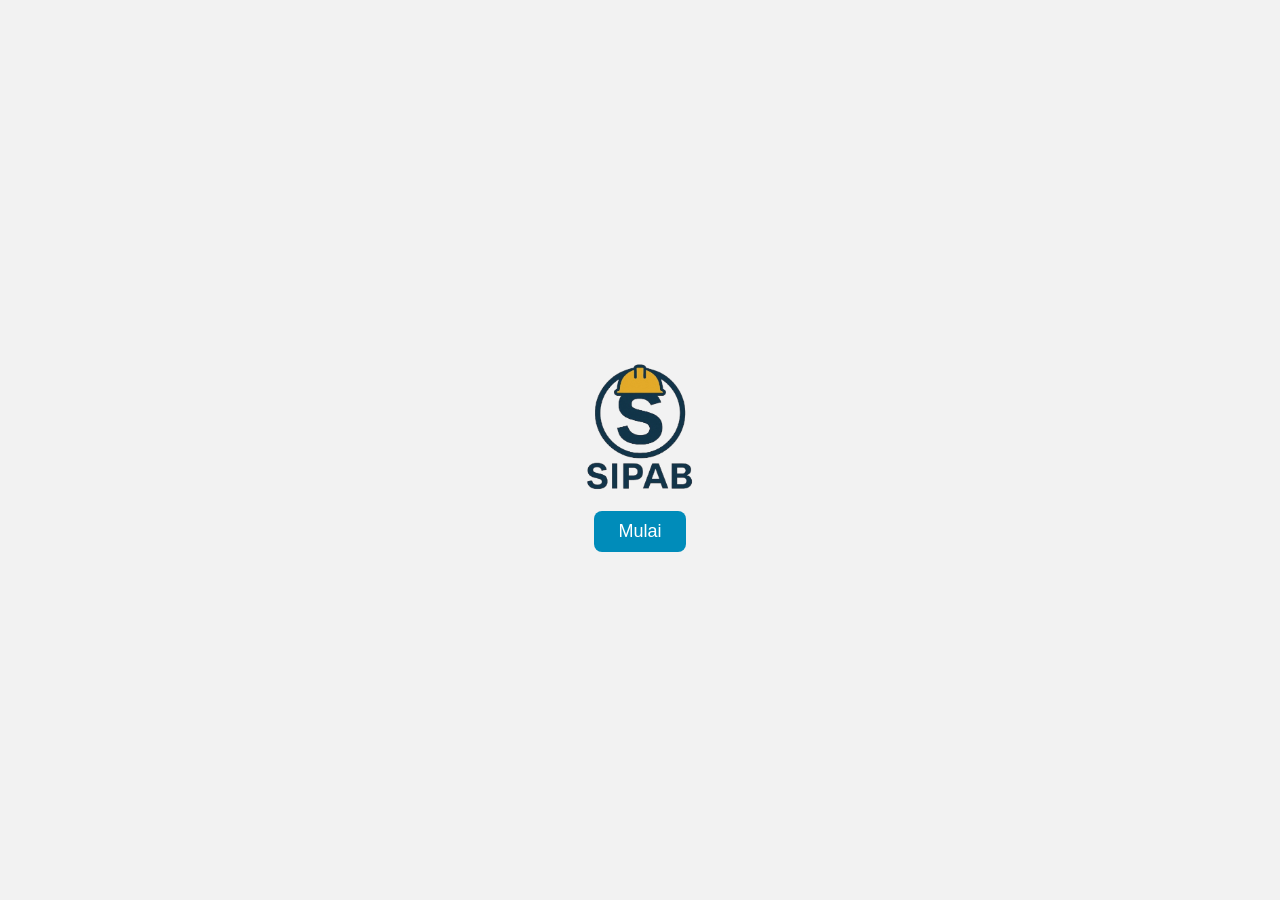
<file: index.html>
<!DOCTYPE html>
<html lang="id">
<head>
  <meta charset="UTF-8">
  <meta name="viewport" content="width=device-width, initial-scale=1.0">
  <title>SIPAB | Landing Page</title>
  <link rel="stylesheet" href="style.css">
  <link href="https://fonts.googleapis.com/css2?family=Roboto&display=swap" rel="stylesheet">
</head>
<body>
  <div class="landing-container">
    <img src="Logo1.png" alt="Logo SIPAB" class="logo">
    <button id="start-button">Mulai</button>
  </div>

  <script src="script.js"></script>
</body>
</html>
</file>
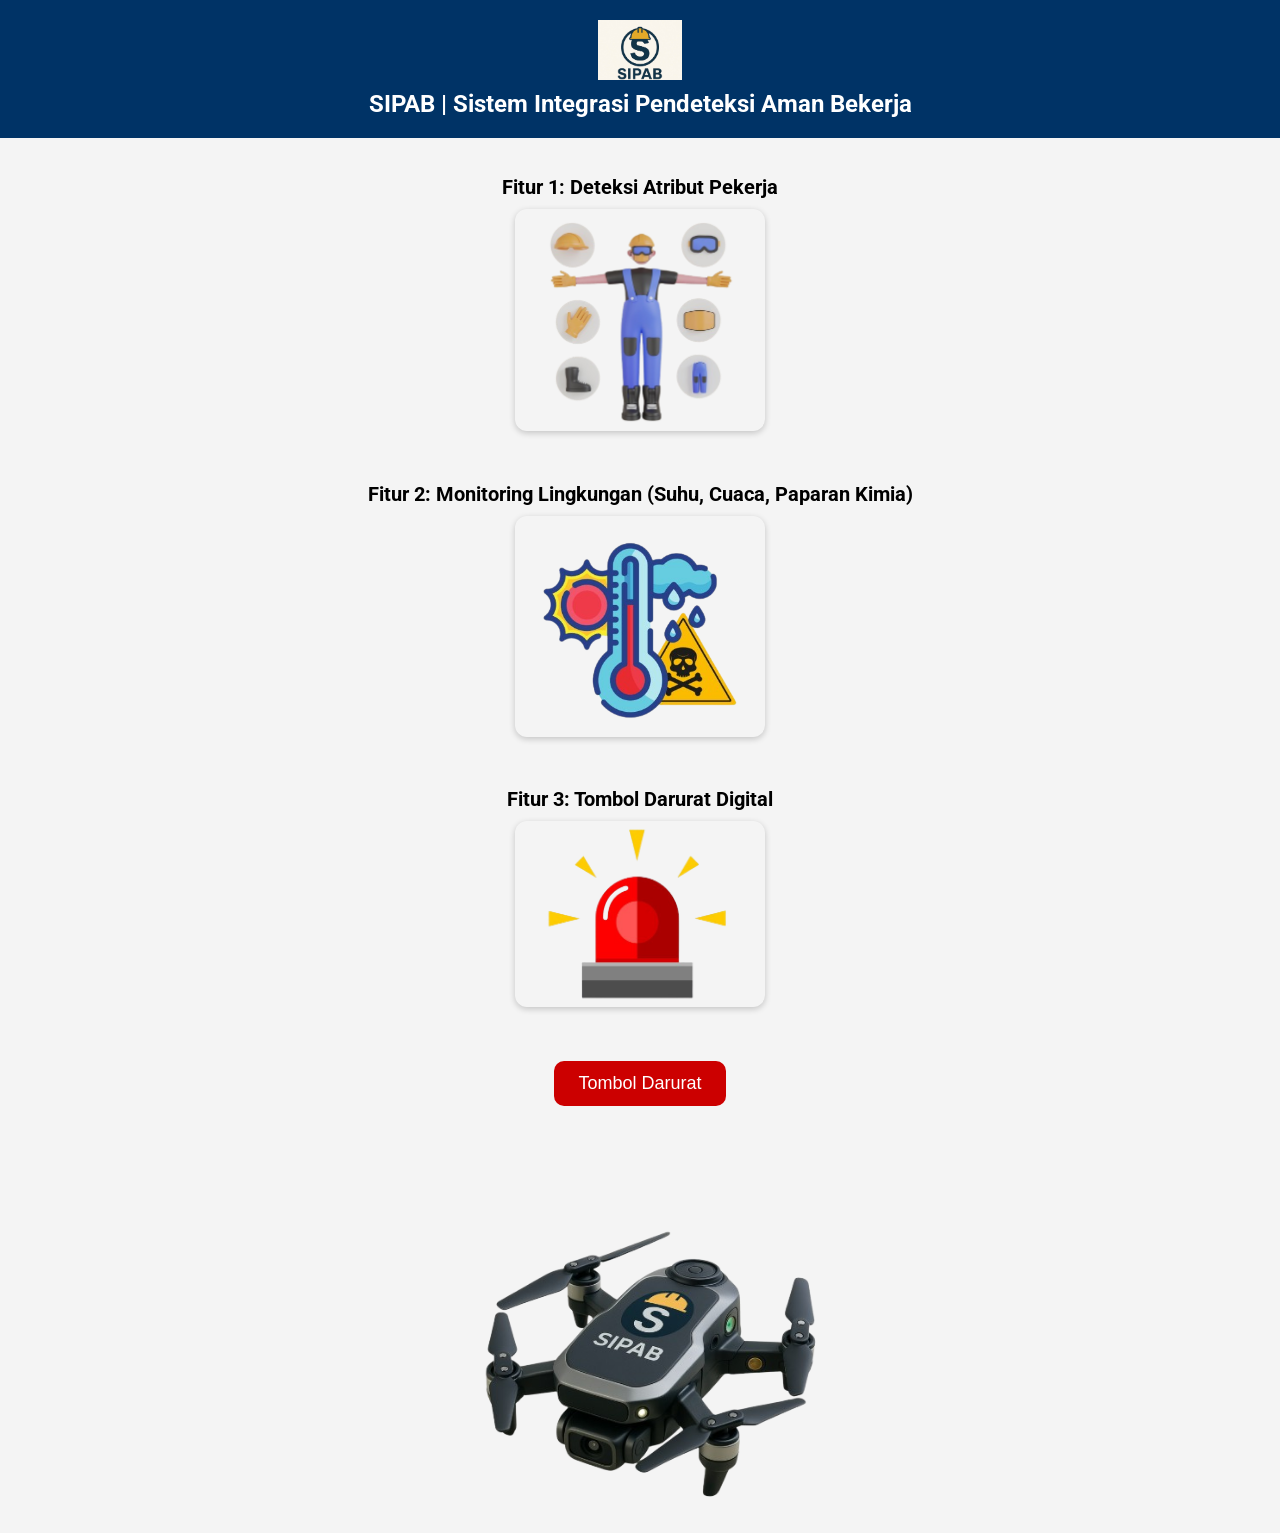
<file: dashboard.html>
<!DOCTYPE html>
<html lang="id">
<head>
  <meta charset="UTF-8" />
  <meta name="viewport" content="width=device-width, initial-scale=1.0"/>
  <title>SIPAB | Dashboard</title>
  <link rel="stylesheet" href="dashboard.css" />
  <link href="https://fonts.googleapis.com/css2?family=Roboto&display=swap" rel="stylesheet">
</head>
<body>
  <header class="dashboard-header">
    <img src="logo-sipab.png" alt="Logo SIPAB" class="dashboard-logo" />
    <h1 class="dashboard-title">SIPAB | Sistem Integrasi Pendeteksi Aman Bekerja</h1>
  </header>

  <main class="dashboard-content">
    <section class="fitur">
      <h2>Fitur 1: Deteksi Atribut Pekerja</h2>
      <a href="fitur1.html">
        <img src="atribut.png" alt="Deteksi Atribut" class="fitur-img" />
      </a>
    </section>

    <section class="fitur">
      <h2>Fitur 2: Monitoring Lingkungan (Suhu, Cuaca, Paparan Kimia)</h2>
      <a href="fitur2.html">
        <img src="sekitaran.png" alt="Monitoring Lingkungan" class="fitur-img" />
      </a>
    </section>

    <section class="fitur">
      <h2>Fitur 3: Tombol Darurat Digital</h2>
      <a href="fitur3.html">
        <img src="Emergency1.png" alt="Tombol Darurat" class="fitur-img" />
      </a>
    </section>

    <button id="emergency-button">Tombol Darurat</button>

    <!-- Tambahkan gambar drone di bawah -->
  </main>

  <a href="kerangka-drone.html">
    <img src="inidrone.png" alt="Drone SIPAB" class="drone-dashboard" />
  </a>
  

  <script src="dashboard.js"></script>
</body>
</html>
</file>
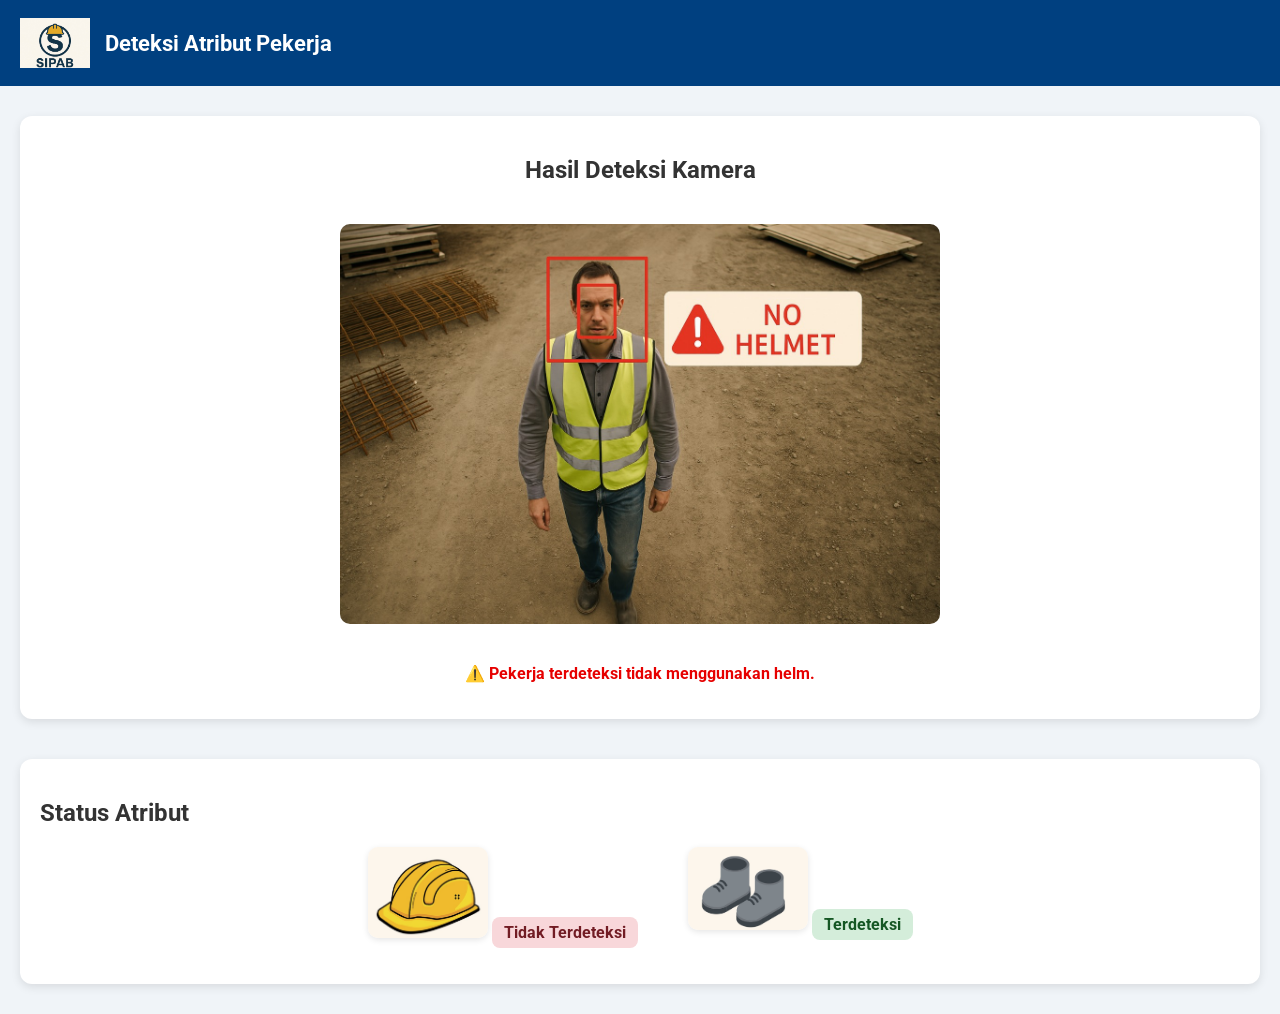
<file: fitur1.html>
<!DOCTYPE html>
<html lang="id">
<head>
  <meta charset="UTF-8" />
  <meta name="viewport" content="width=device-width, initial-scale=1.0"/>
  <title>SIPAB | Deteksi Atribut Pekerja</title>
  <link rel="stylesheet" href="fitur1.css" />
  <link href="https://fonts.googleapis.com/css2?family=Roboto&display=swap" rel="stylesheet" />
</head>
<body>
  <header class="fitur-header">
    <img src="logo-sipab.png" alt="Logo SIPAB" class="fitur-logo" />
    <h1 class="fitur-title">Deteksi Atribut Pekerja</h1>
  </header>

  <main class="fitur-container">
    <section class="kamera-feed">
      <h2>Hasil Deteksi Kamera</h2>
      <img src="Camera deteksi drone, tidak memkai helm.jpg" alt="Deteksi Kamera" class="kamera-img" />
      <p class="keterangan">⚠️ Pekerja terdeteksi tidak menggunakan helm.</p>
    </section>

    <section class="atribut-status">
      <h2>Status Atribut</h2>
      <div class="atribut-grid">
        <div class="atribut-item">
          <img src="Helm.jpg" alt="Helm" />
          <p class="status merah">Tidak Terdeteksi</p>
        </div>
        <div class="atribut-item">
          <img src="Sepatu.jpg" alt="Sepatu" />
          <p class="status hijau">Terdeteksi</p>
        </div>
      </div>
    </section>
  </main>
</body>
</html>
</file>
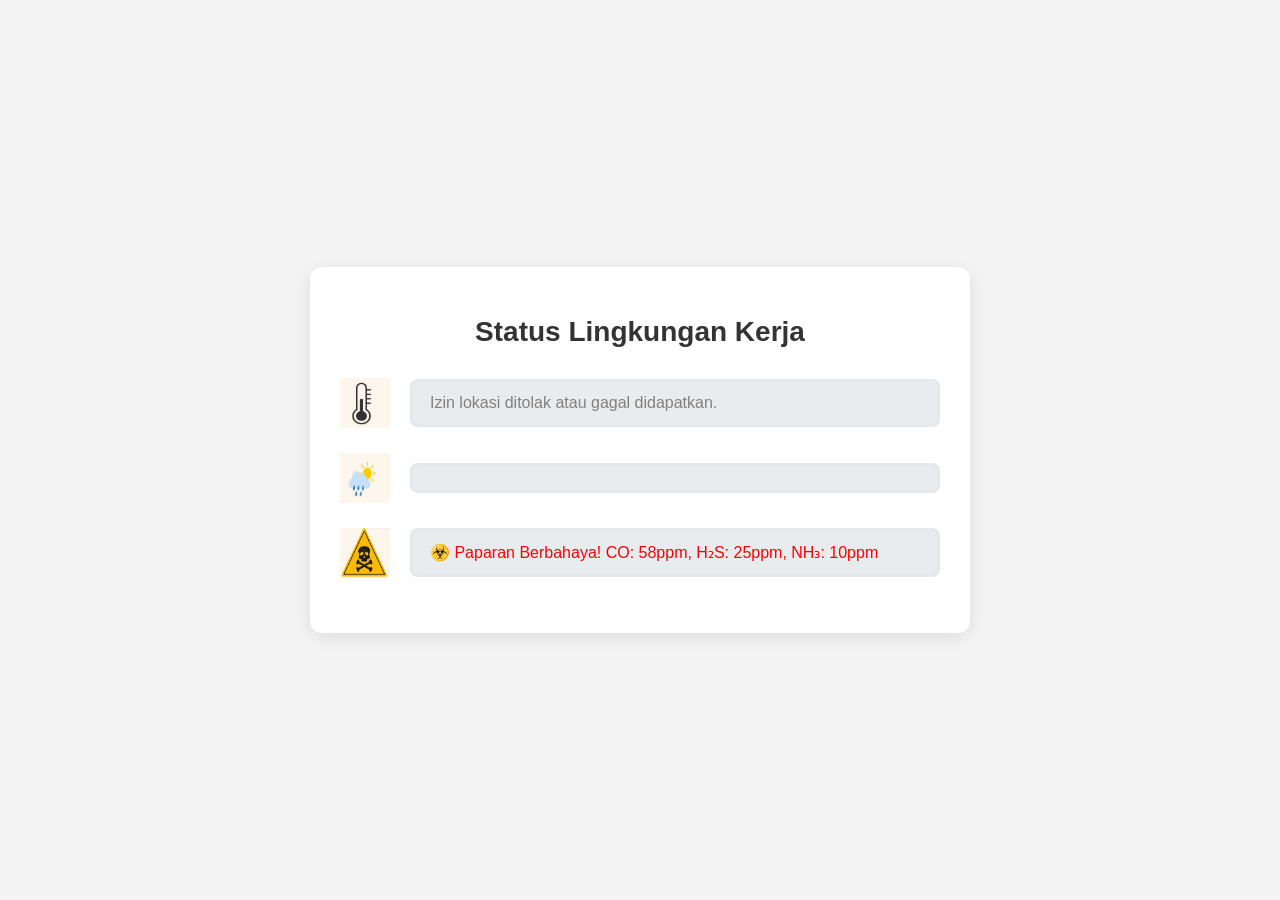
<file: fitur2.html>
<!DOCTYPE html>
<html lang="id">
<head>
  <meta charset="UTF-8">
  <meta name="viewport" content="width=device-width, initial-scale=1.0">
  <title>SIPAB | Pemantauan Lingkungan</title>
  <link rel="stylesheet" href="fitur2.css">
</head>
<body>
  <div class="fitur-container">
    <h1>Status Lingkungan Kerja</h1>

    <div class="status-item">
      <img src="Hallo.png" alt="Icon Suhu" class="icon">
      <div id="suhu-status" class="status-box">Memuat suhu...</div>
    </div>

    <div class="status-item">
      <img src="Cuaca.jpg" alt="Icon Cuaca" class="icon">
      <div id="cuaca-status" class="status-box">Memuat cuaca...</div>
    </div>

    <div class="status-item">
      <img src="paparan-kimia.jpg" alt="Icon Kimia" class="icon">
      <div id="kimia-status" class="status-box">Memuat data kimia...</div>
    </div>
  </div>

  <script src="fitur2.js"></script>
</body>
</html>
</file>
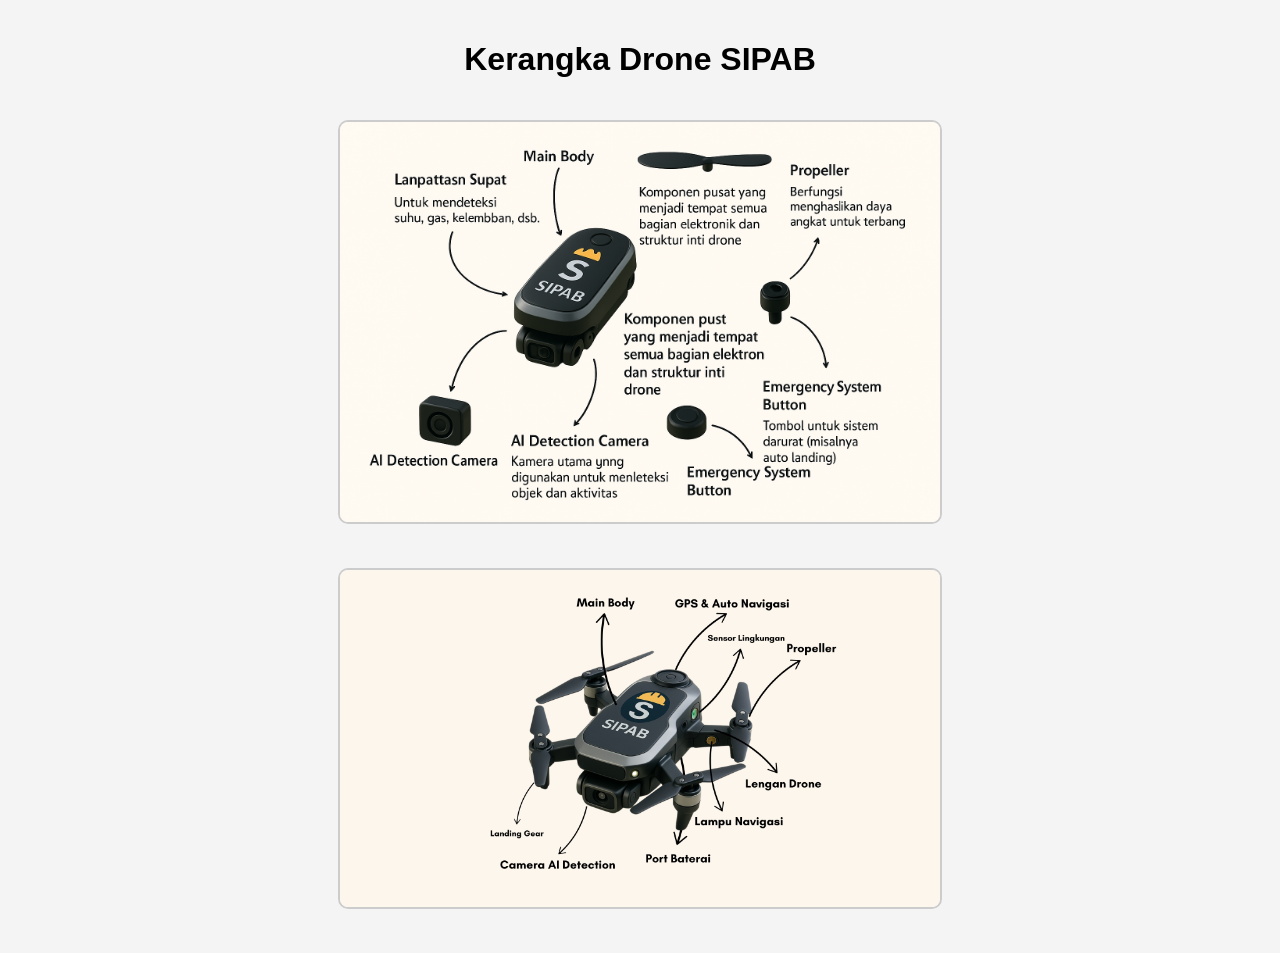
<file: kerangka-drone.html>
<!DOCTYPE html>
<html lang="id">
<head>
  <meta charset="UTF-8" />
  <meta name="viewport" content="width=device-width, initial-scale=1.0"/>
  <title>Kerangka Drone</title>
  <link rel="stylesheet" href="kerangka-drone.css" />
</head>
<body>
  <div class="kerangka-container">
    <h1>Kerangka Drone SIPAB</h1>
    <img src="kerangka1.png" alt="Kerangka Drone 1" class="kerangka-img" />
    <img src="kerangka2.png" alt="Kerangka Drone 2" class="kerangka-img" />
  </div>
</body>
</html>
</file>
<file: style.css>
body, html {
    margin: 0;
    padding: 0;
    height: 100%;
    font-family: 'Roboto', sans-serif;
    background-color: #f2f2f2;
  }
  
  .landing-container {
    display: flex;
    flex-direction: column;
    justify-content: center; /* vertikal tengah */
    align-items: center;     /* horizontal tengah */
    height: 100vh;           /* penuh tinggi layar */
    text-align: center;
  }
  
  .logo {
    width: 200px;
    margin-bottom: 20px;
  }
  
  #start-button {
    padding: 10px 24px;
    font-size: 18px;
    background-color: #008CBA;
    color: white;
    border: none;
    border-radius: 8px;
    cursor: pointer;
    transition: background-color 0.3s;
  }
  
  #start-button:hover {
    background-color: #005f73;
  }
</file>
<file: dashboard.css>
/* dashboard.css */

body {
    margin: 0;
    font-family: 'Roboto', sans-serif;
    background-color: #f4f4f4;
  }
  
  .dashboard-header {
    background-color: #003366;
    color: white;
    padding: 20px;
    text-align: center;
  }
  
  .dashboard-logo {
    height: 60px;
    vertical-align: middle;
  }
  
  .dashboard-title {
    margin: 10px 0 0;
    font-size: 24px;
  }
  
  .dashboard-content {
    padding: 20px;
    display: flex;
    flex-direction: column;
    align-items: center;
  }
  
  .fitur {
    text-align: center;
    margin-bottom: 30px;
  }
  
  .fitur h2 {
    font-size: 20px;
    margin-bottom: 10px;
  }
  
  .fitur-img {
    width: 250px;
    height: auto;
    border-radius: 12px;
    box-shadow: 0 2px 6px rgba(0, 0, 0, 0.2);
    transition: transform 0.3s ease;
  }
  
  .fitur-img:hover {
    transform: scale(1.05);
  }
  
  #emergency-button {
    padding: 12px 24px;
    background-color: #cc0000;
    color: white;
    border: none;
    border-radius: 10px;
    font-size: 18px;
    cursor: pointer;
    margin-top: 20px;
  }
  
  #emergency-button:hover {
    background-color: #990000;
  }
  
  /* Drone Styling */
  .drone-dashboard {
    margin-top: 40px;
    width: 40vw; /* Responsif sesuai lebar layar */
    max-width: 450px;
    height: auto;
    display: block;
    margin-left: auto;
    margin-right: auto;
  }
</file>
<file: fitur1.css>
body {
  margin: 0;
  font-family: 'Roboto', sans-serif;
  background-color: #f0f4f8;
  color: #333;
}

.fitur-header {
  display: flex;
  align-items: center;
  padding: 15px 20px;
  background-color: #004080;
  color: white;
  gap: 15px;
}

.fitur-logo {
  height: 50px;
  width: auto;
}

.fitur-title {
  font-size: 1.4rem;
  font-weight: bold;
}

.fitur-container {
  padding: 30px 20px;
  display: flex;
  flex-direction: column;
  gap: 40px;
}

.kamera-feed {
  background-color: white;
  padding: 20px;
  border-radius: 12px;
  box-shadow: 0 3px 10px rgba(0, 0, 0, 0.1);
  text-align: center;
}

.kamera-img {
  width: 100%;
  max-width: 600px;
  border-radius: 10px;
  margin: 20px 0;
}

.keterangan {
  color: #e60000;
  font-weight: bold;
}

.atribut-status {
  background-color: white;
  padding: 20px;
  border-radius: 12px;
  box-shadow: 0 3px 10px rgba(0, 0, 0, 0.1);
}

.atribut-grid {
  display: flex;
  justify-content: center;
  gap: 50px;
  flex-wrap: wrap;
  margin-top: 20px;
}

.atribut-item {
  text-align: center;
}

.atribut-item img {
  width: 120px;
  height: auto;
  border-radius: 10px;
  box-shadow: 0 2px 6px rgba(0, 0, 0, 0.1);
}

.status {
  margin-top: 10px;
  font-weight: bold;
  padding: 6px 12px;
  border-radius: 8px;
  display: inline-block;
}

.status.hijau {
  background-color: #d4edda;
  color: #155724;
}

.status.merah {
  background-color: #f8d7da;
  color: #721c24;
}

@media (max-width: 768px) {
  .atribut-grid {
    flex-direction: column;
    align-items: center;
    gap: 30px;
  }

  .fitur-title {
    font-size: 1.2rem;
  }

  .kamera-img {
    max-width: 100%;
  }
}
</file>
<file: fitur2.css>
/* fitur2.css */

body {
    font-family: 'Roboto', sans-serif;
    background-color: #f4f4f4;
    margin: 0;
    padding: 0;
    display: flex;
    justify-content: center;
    align-items: center;
    min-height: 100vh;
  }
  
  .fitur-container {
    background: white;
    padding: 30px;
    border-radius: 12px;
    box-shadow: 0 4px 20px rgba(0, 0, 0, 0.1);
    max-width: 600px;
    width: 90%;
    text-align: center;
  }
  
  h1 {
    font-size: 28px;
    color: #333;
    margin-bottom: 30px;
  }
  
  .status-item {
    display: flex;
    align-items: center;
    margin-bottom: 25px;
  }
  
  .icon {
    width: 50px;
    height: 50px;
    margin-right: 20px;
  }
  
  .status-box {
    background-color: #e9ecef;
    padding: 15px 20px;
    border-radius: 8px;
    flex-grow: 1;
    text-align: left;
    font-size: 16px;
    color: #333;
    box-shadow: inset 0 0 5px rgba(0,0,0,0.05);
  }
</file>
<file: kerangka-drone.css>
body {
    font-family: 'Roboto', sans-serif;
    background-color: #f4f4f4;
    margin: 0;
    padding: 20px;
    text-align: center;
  }
  
  .kerangka-container {
    max-width: 800px;
    margin: auto;
  }
  
  .kerangka-img {
    width: 100%;
    max-width: 600px;
    margin: 20px 0;
    border: 2px solid #ccc;
    border-radius: 10px;
  }
</file>
